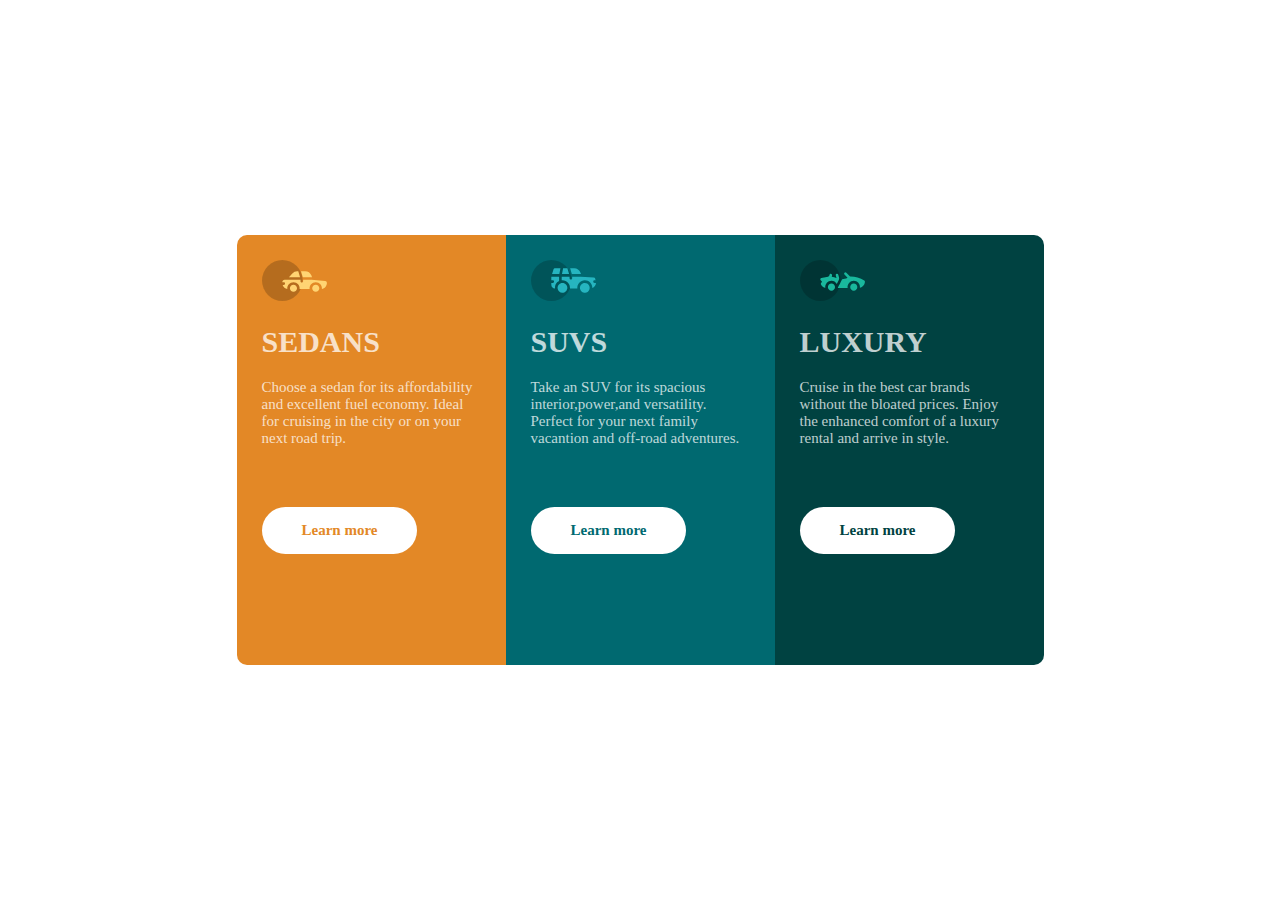
<file: index.html>
<!DOCTYPE html>
<html lang="en">
<head>
    <meta charset="UTF-8">
    <meta http-equiv="X-UA-Compatible" content="IE=edge">
    <meta name="viewport" content="width=device-width, initial-scale=1.0">
    <title>flex</title>
    <link rel="stylesheet" type="text/css" href="style.css">
</head>
<body>
   <div class="box-container">
         <div class="box box1">
             <div class="content">
                <img src="icon-sedans.svg" width="65">
                <h1>SEDANS</h1>
                <p>Choose a sedan for its 
                 affordability and excellent fuel 
                 economy. Ideal for cruising in the 
                 city or on your next road trip.</p>
                <BUtton class="btn btn1">Learn more</BUtton>
             </div>
        </div>
  </div>

  <div class="box-container">
    <div class="box box2">
        <div class="content">
           <img src="icon-suvs.svg" width="65">
           <h1>SUVS</h1>
           <p>Take an SUV for its spacious 
            interior,power,and 
            versatility. Perfect for your 
            next family vacantion and 
            off-road adventures.</p>
           <BUtton class="btn btn2">Learn more</BUtton>
        </div>
   </div>
</div>


<div class="box-container">
    <div class="box box3">
        <div class="content">
           <img src="icon-luxury.svg" width="65">
           <h1>LUXURY</h1>
           <p>Cruise in the best car brands 
            without the bloated prices.
            Enjoy the enhanced comfort 
            of a luxury rental and arrive in 
            style.</p>
           <BUtton class="btn btn3">Learn more</BUtton>

        </div>
   </div>
</div>

</body>
</html>
</file>
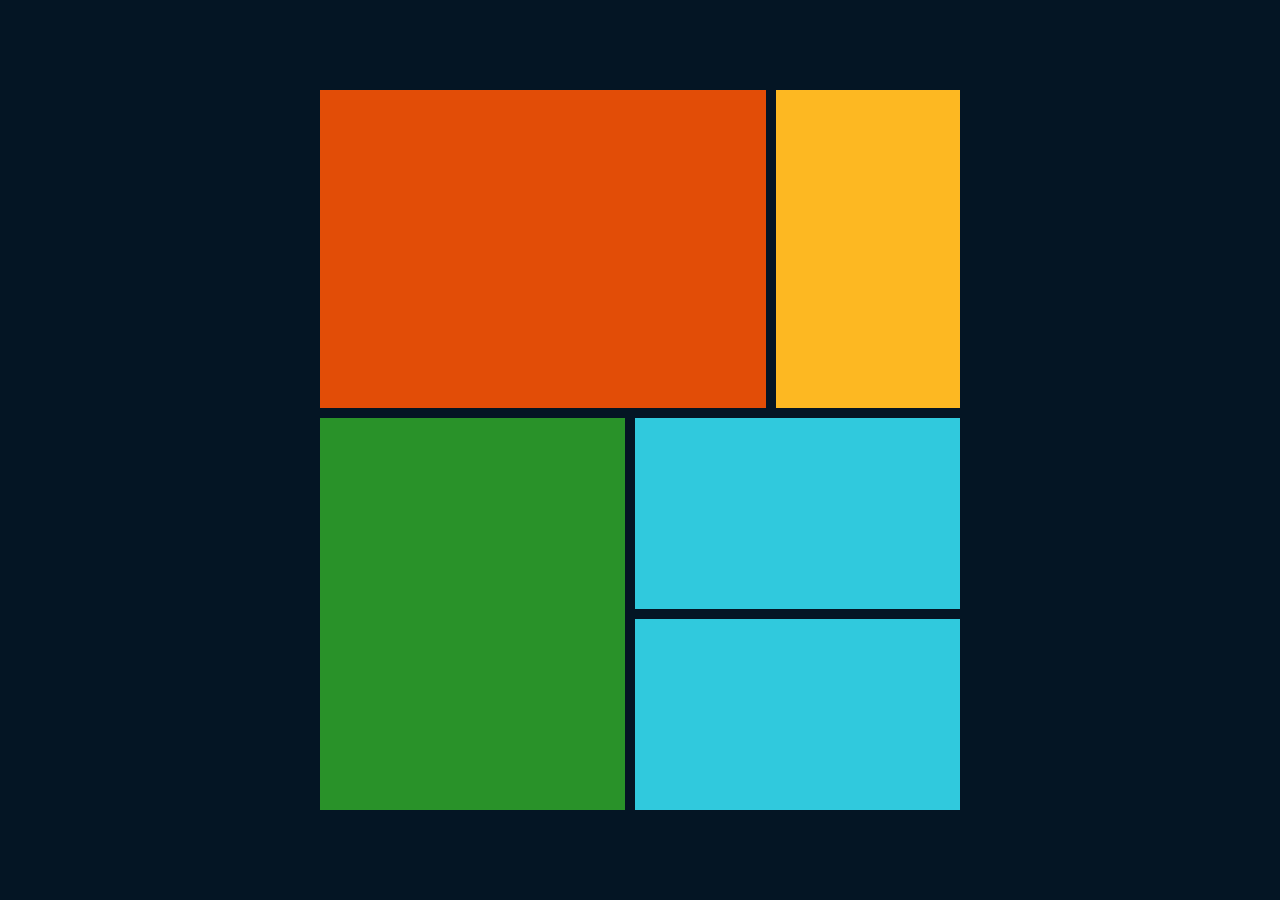
<file: Grid/Grid.html>
<!DOCTYPE html>
<html lang="en">
<head>
    <meta charset="UTF-8">
    <meta http-equiv="X-UA-Compatible" content="IE=edge">
    <meta name="viewport" content="width=device-width, initial-scale=1.0">
    <title>Grid</title>
    <link rel="stylesheet" href="style.css">
    <link rel="import" href="C:\Users\USER\Desktop\My design\index.html">
</head>
<body>
    <main>
        <div class="r"></div>
        <div class="y"></div>
        <div class="g"></div>
        <div class="b"></div>
        <div class="d"></div>
    </main>
    
</body>
</html>
</file>
<file: style.css>
* {
  margin: 0;
  padding: 0;
  box-sizing: border-box;
}
body {
    display: flex;
    min-height: 100vh;
    justify-content: center;
    width: 50%;
    align-content: center;
    flex-direction: row;
    margin: auto;
   
}

.box-container {
    width: 50%;
    max-width: 1440px;
    display: flex;
    flex-flow: wrap;
    font-size: 15px;
    align-items: center;
    justify-content: center;
    flex-direction: column;
}

.box{
    min-height: 430px;
    width: 269px;
    padding: 15px;
    
}

.box1{
    background-color: hsl(31, 77%, 52%); 
    padding-bottom: 10px;
    border-top-left-radius: 10px;
    border-bottom-left-radius: 10px;

}

.box2{
    background-color: hsl(184, 100%, 22%);

}
.box3{
    background-color: hsl(179, 100%, 13%);
    border-top-right-radius: 10px;
    border-bottom-right-radius: 10px;
}
.content{
    padding: 10px;

}
 h1{
    color: hsla(0,0%,100%,0.75);
     text-transform: uppercase;
     font-family: 'Lexend Deca';
     margin: 20px 0;  
}
p{
    color: hsla(0,0%,100%,0.75);
    font-family: 'big shoulders display',cursive

}
.btn{
    margin: 60px 0;
    padding: 15px 40px;
    border-radius: 30px;
    border: 0;
    background-color: white;
    font-size: 15px;
    font-family: 'Lexend deca';
    font-weight: 650;
    cursor: pointer;
    outline: none;
}
.btn1{
    color: hsl(31, 77%, 52%);
}
.btn2{
    color: hsl(184, 100%, 22%);
}
.btn3{
    color: hsl(179, 100%, 13%);
}
.btn :hover{
    background-color: transparent;
    border: 2px solid white;
    color: white;
    transition: 0.4s;

}
</file>
<file: Grid/style.css>
* {
    margin: 0;
    padding: 0;
  }
  body{
      background-color: rgb(4, 21, 36);
      display: flex;
      place-items: center;
      min-height: 100vh;
  }
  main{
      display: grid;
      grid-template-areas: 
      "a a a a a a b b"
      "a a a a a a b b"
      "c c c c d d d d"
      "c c c c e e e e";
      gap: 10px;
      width: 50%;
      margin: auto;
      height: 80vh;
  }
  main div{
      padding: 2em;
      text-align: center;
      
  }

  
  .r{
      background-color: rgb(253, 184, 34);
      grid-area: b;
      
  }
  .y{
      background-color: rgb(41, 146, 41);
      grid-area: c;
  }
  .b{
    background-color:rgb(226, 77, 7);
    grid-area: a;
}
.g{
    background-color: rgb(48, 201, 221);
    grid-area: d;
}
.d{
    background-color: rgb(48, 201, 221);
    grid-area: e;
    
}
</file>
